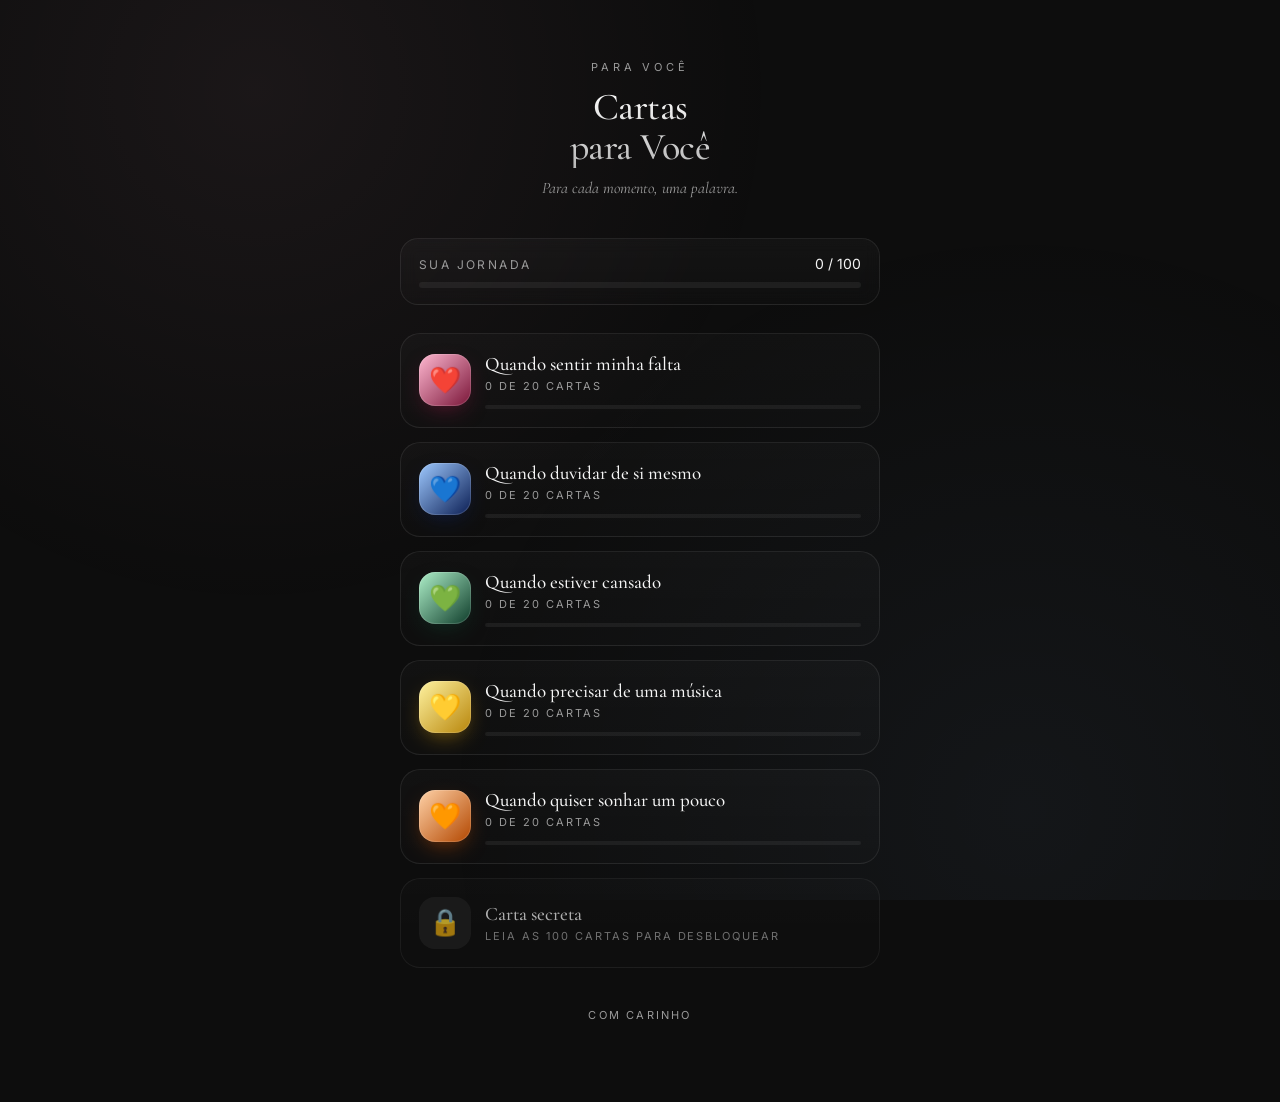
<file: index.html>
<!DOCTYPE html>
<html lang="pt-BR">
<head>
<meta charset="UTF-8" />
<meta name="viewport" content="width=device-width, initial-scale=1, maximum-scale=1" />
<title>Cartas para Você</title>
<meta name="description" content="Cartas digitais feitas com amor, para os momentos certos." />
<meta name="theme-color" content="#0D0D0D" />
<link rel="preconnect" href="https://fonts.googleapis.com">
<link rel="preconnect" href="https://fonts.gstatic.com" crossorigin>
<link href="https://fonts.googleapis.com/css2?family=Cormorant+Garamond:ital,wght@0,400;0,500;1,400&family=Inter:wght@400;500&display=swap" rel="stylesheet">
<link rel="stylesheet" href="./style.css" />
</head>
<body>
  <main class="wrap">
    <header class="hero">
      <div class="eyebrow">Para Você</div>
      <h1>Cartas<br/>para Você</h1>
      <p>Para cada momento, uma palavra.</p>
    </header>

    <section class="progress-total">
      <div class="row">
        <span class="label">Sua jornada</span>
        <span class="count" id="total-count">0 / 100</span>
      </div>
      <div class="bar"><span id="total-bar" style="width:0%"></span></div>
    </section>

    <section class="cats" id="cats"></section>

    <p class="footer">com carinho</p>
  </main>
  <script src="./app.js"></script>
  <script>window.__cartas.renderHome();</script>
</body>
</html>
</file>
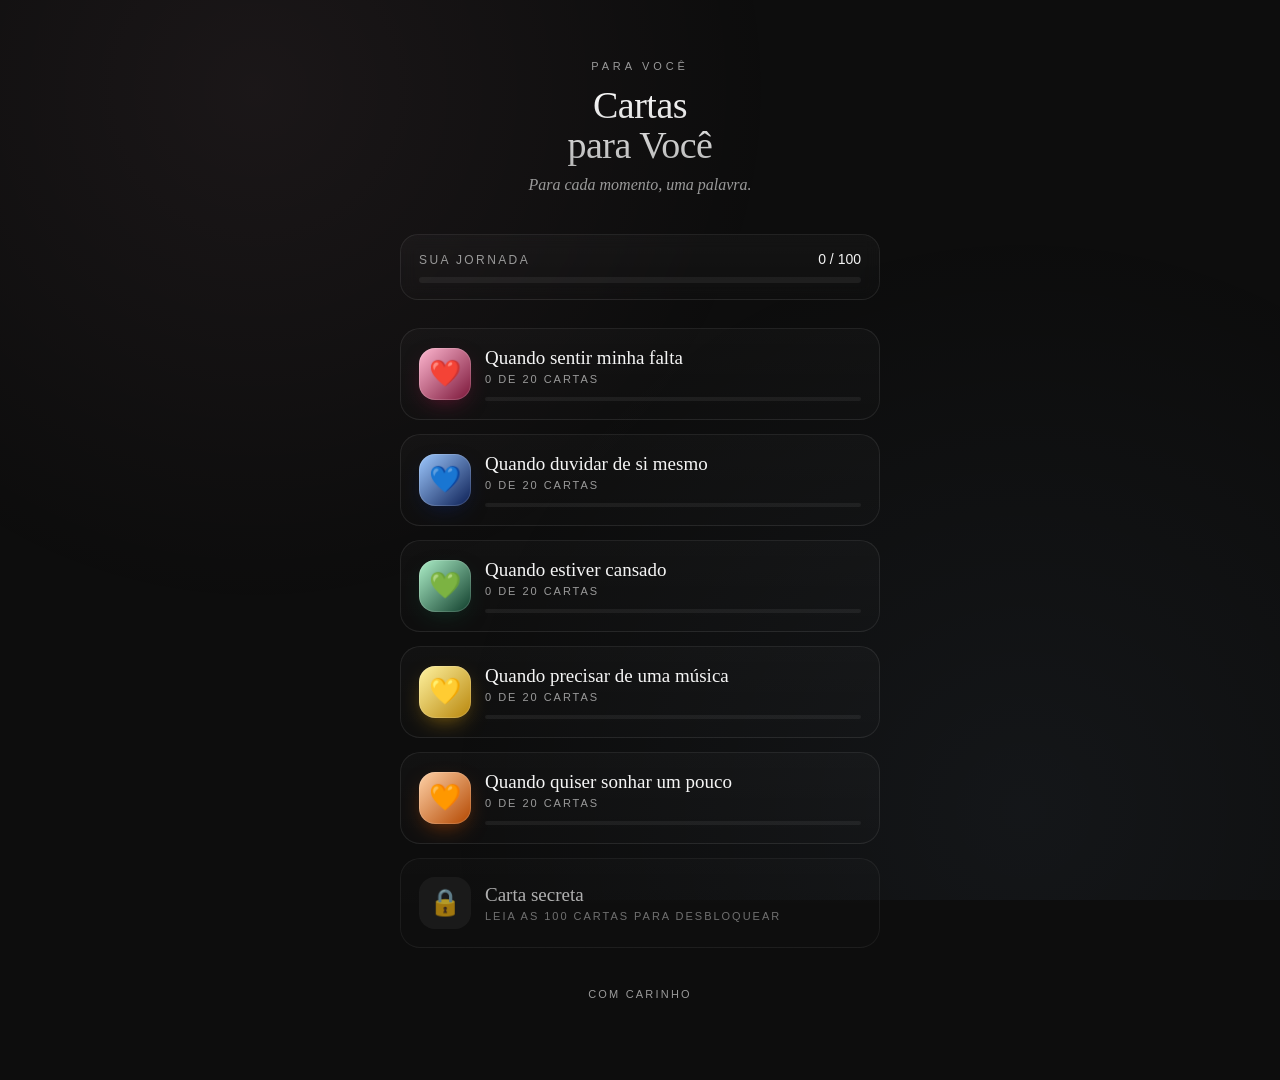
<file: categoria.html>
<!DOCTYPE html>
<html lang="pt-BR">
<head>
<meta charset="UTF-8" />
<meta name="viewport" content="width=device-width, initial-scale=1, maximum-scale=1" />
<title>Categoria · Cartas para Você</title>
<meta name="theme-color" content="#0D0D0D" />
<link rel="preconnect" href="https://fonts.googleapis.com">
<link rel="preconnect" href="https://fonts.gstatic.com" crossorigin>
<link href="https://fonts.googleapis.com/css2?family=Cormorant+Garamond:ital,wght@0,400;0,500;1,400&family=Inter:wght@400;500&display=swap" rel="stylesheet">
<link rel="stylesheet" href="./style.css" />
</head>
<body>
  <main class="wrap">
    <header class="cat-header">
      <a href="./index.html" class="back">← voltar</a>
      <h2 id="cat-title">…</h2>
      <p id="cat-sub">…</p>
    </header>
    <section class="envelopes" id="envelopes"></section>
    <p class="footer">toque em um envelope</p>
  </main>

  <div class="overlay" id="overlay" onclick="if(event.target===this)__cartas.closeLetter()">
    <article class="letter" id="letter">
      <button class="close" onclick="__cartas.closeLetter()">×</button>
      <div class="greet">Para você</div>
      <div class="body" id="letter-body"></div>
      <div class="sign">— com amor</div>
    </article>
  </div>

  <script src="./app.js"></script>
  <script>window.__cartas.renderCategory();</script>
</body>
</html>
</file>
<file: style.css>
:root {
  --bg: #0D0D0D;
  --bg-soft: #141414;
  --text: #f5f5f5;
  --muted: #9a9a9a;
  --border: rgba(255,255,255,0.08);

  --saudade-from: #ffb8d1;
  --saudade-to:   #7a1538;
  --duvida-from:  #9ec9ff;
  --duvida-to:    #0b1e54;
  --cansaco-from: #aef0c9;
  --cansaco-to:   #0f3d2b;
  --musica-from:  #fff3a0;
  --musica-to:    #b8860b;
  --sonhar-from:  #ffd2a8;
  --sonhar-to:    #b34700;
  --especial-from:#ffffff;
  --especial-to:  #6a6a6a;
}

* { box-sizing: border-box; margin: 0; padding: 0; -webkit-tap-highlight-color: transparent; }
html, body {
  background: var(--bg);
  color: var(--text);
  font-family: 'Cormorant Garamond', 'Playfair Display', Georgia, serif;
  min-height: 100%;
  overflow-x: hidden;
}
body::before {
  content: "";
  position: fixed; inset: 0;
  background:
    radial-gradient(circle at 20% 10%, rgba(255,184,209,0.06), transparent 40%),
    radial-gradient(circle at 80% 90%, rgba(158,201,255,0.05), transparent 45%);
  pointer-events: none; z-index: 0;
}
.wrap { position: relative; z-index: 1; max-width: 520px; margin: 0 auto; padding: 32px 20px 80px; }

/* Header */
.hero { text-align: center; padding: 28px 0 18px; }
.hero .eyebrow {
  font-family: 'Inter', sans-serif;
  font-size: 11px; letter-spacing: 0.35em; text-transform: uppercase;
  color: var(--muted); margin-bottom: 14px;
}
.hero h1 {
  font-size: 38px; font-weight: 500; letter-spacing: -0.5px; line-height: 1.05;
  background: linear-gradient(180deg, #fff, #b8b8b8);
  -webkit-background-clip: text; background-clip: text; color: transparent;
}
.hero p { color: var(--muted); margin-top: 10px; font-size: 16px; font-style: italic; }

/* Progress */
.progress-total {
  margin: 22px 0 28px;
  padding: 16px 18px;
  background: linear-gradient(180deg, rgba(255,255,255,0.03), rgba(255,255,255,0.01));
  border: 1px solid var(--border);
  border-radius: 18px;
  backdrop-filter: blur(8px);
}
.progress-total .row {
  display: flex; justify-content: space-between; align-items: baseline; margin-bottom: 10px;
  font-family: 'Inter', sans-serif;
}
.progress-total .label { font-size: 12px; letter-spacing: 0.2em; text-transform: uppercase; color: var(--muted); }
.progress-total .count { font-size: 14px; color: var(--text); }
.bar { height: 6px; background: rgba(255,255,255,0.06); border-radius: 99px; overflow: hidden; }
.bar > span {
  display: block; height: 100%;
  background: linear-gradient(90deg, #ffb8d1, #9ec9ff, #aef0c9, #fff3a0, #ffd2a8);
  border-radius: 99px;
  transition: width 0.6s ease;
  box-shadow: 0 0 18px rgba(255,255,255,0.25);
}

/* Categories list */
.cats { display: flex; flex-direction: column; gap: 14px; }
.cat-card {
  position: relative;
  display: block; text-decoration: none; color: inherit;
  padding: 18px 18px;
  border-radius: 20px;
  border: 1px solid var(--border);
  background: linear-gradient(180deg, rgba(255,255,255,0.025), rgba(255,255,255,0.01));
  overflow: hidden;
  transition: transform .25s ease, border-color .25s ease;
}
.cat-card:active { transform: scale(0.985); }
.cat-card::before {
  content: ""; position: absolute; inset: -1px; border-radius: 22px;
  background: linear-gradient(135deg, var(--from), var(--to));
  opacity: 0.0; transition: opacity .3s;
  z-index: 0; filter: blur(20px);
}
.cat-card:hover::before { opacity: 0.25; }
.cat-card .inner { position: relative; z-index: 1; display: flex; align-items: center; gap: 14px; }
.cat-card .emoji {
  font-size: 26px;
  width: 52px; height: 52px;
  display: grid; place-items: center;
  border-radius: 16px;
  background: linear-gradient(135deg, var(--from), var(--to));
  box-shadow: 0 8px 24px -10px var(--to), inset 0 0 0 1px rgba(255,255,255,0.15);
}
.cat-card .meta { flex: 1; min-width: 0; }
.cat-card .title { font-size: 19px; font-weight: 500; }
.cat-card .sub {
  font-family: 'Inter', sans-serif;
  font-size: 11px; letter-spacing: 0.18em; text-transform: uppercase;
  color: var(--muted); margin-top: 4px;
}
.cat-card .mini-bar { margin-top: 12px; height: 4px; background: rgba(255,255,255,0.06); border-radius: 99px; overflow: hidden; }
.cat-card .mini-bar > span {
  display: block; height: 100%;
  background: linear-gradient(90deg, var(--from), var(--to));
  border-radius: 99px;
  box-shadow: 0 0 12px var(--from);
  transition: width .5s ease;
}

/* Special locked card */
.cat-card.locked { opacity: 0.7; }
.cat-card.locked .emoji { background: #222; box-shadow: none; color: #888; }
.cat-card.unlocked .emoji { animation: pulseGlow 2.4s ease-in-out infinite; }

@keyframes pulseGlow {
  0%,100% { box-shadow: 0 8px 24px -10px var(--to), 0 0 0 0 rgba(255,255,255,0.0); }
  50%     { box-shadow: 0 8px 24px -10px var(--to), 0 0 30px 4px rgba(255,255,255,0.25); }
}

/* Category page */
.cat-header { text-align: center; padding: 20px 0 12px; }
.cat-header .back {
  position: absolute; left: 20px; top: 32px;
  font-family: 'Inter', sans-serif; font-size: 13px; color: var(--muted);
  text-decoration: none; padding: 6px 10px; border-radius: 99px; border: 1px solid var(--border);
}
.cat-header h2 {
  font-size: 30px; font-weight: 500; letter-spacing: -0.3px;
  background: linear-gradient(135deg, var(--from), var(--to));
  -webkit-background-clip: text; background-clip: text; color: transparent;
}
.cat-header p { color: var(--muted); font-family: 'Inter', sans-serif; font-size: 12px; letter-spacing: 0.2em; text-transform: uppercase; margin-top: 8px; }

.envelopes {
  margin-top: 26px;
  display: grid; grid-template-columns: repeat(3, 1fr); gap: 14px;
}
.envelope {
  position: relative;
  aspect-ratio: 4/3;
  border-radius: 12px;
  background: linear-gradient(160deg, #1a1a1a, #0f0f0f);
  border: 1px solid var(--border);
  cursor: pointer;
  overflow: hidden;
  transition: transform .25s ease;
}
.envelope:active { transform: scale(0.94); }
.envelope::before {
  content: ""; position: absolute; left: 0; right: 0; top: 0; height: 55%;
  background: linear-gradient(180deg, rgba(255,255,255,0.04), transparent);
  clip-path: polygon(0 0, 100% 0, 50% 100%);
}
.envelope::after {
  content: ""; position: absolute; inset: 0;
  background: linear-gradient(135deg, var(--from), var(--to));
  opacity: 0;
  transition: opacity .4s ease;
  mix-blend-mode: screen;
}
.envelope.read::after { opacity: 0.35; }
.envelope.read {
  box-shadow: 0 0 22px -4px var(--from), inset 0 0 0 1px rgba(255,255,255,0.08);
  border-color: transparent;
}
.envelope .seal {
  position: absolute; left: 50%; top: 50%; transform: translate(-50%, -50%);
  width: 22px; height: 22px; border-radius: 50%;
  background: linear-gradient(135deg, var(--from), var(--to));
  box-shadow: 0 0 14px var(--from);
  z-index: 2;
}
.envelope.read .seal { background: #fff; box-shadow: 0 0 14px #fff; }

/* Letter overlay */
.overlay {
  position: fixed; inset: 0; z-index: 50;
  background: rgba(0,0,0,0.85);
  backdrop-filter: blur(12px);
  display: none;
  align-items: center; justify-content: center;
  padding: 24px;
}
.overlay.open { display: flex; animation: fade .35s ease; }
@keyframes fade { from { opacity: 0;} to { opacity: 1;} }

.letter {
  position: relative;
  width: 100%; max-width: 420px;
  background: linear-gradient(180deg, #faf7f2, #efeae0);
  color: #2a2018;
  border-radius: 14px;
  padding: 38px 28px 32px;
  font-family: 'Cormorant Garamond', serif;
  font-size: 19px; line-height: 1.6;
  box-shadow: 0 30px 80px -20px var(--from), 0 10px 40px rgba(0,0,0,0.6);
  animation: slideUp .6s cubic-bezier(.2,.8,.2,1);
  max-height: 80vh; overflow-y: auto;
}
@keyframes slideUp { from { transform: translateY(40px) scale(.96); opacity: 0;} to { transform: translateY(0) scale(1); opacity:1;} }
.letter::before {
  content: ""; position: absolute; left: 0; right: 0; top: 0; height: 6px;
  background: linear-gradient(90deg, var(--from), var(--to));
  border-radius: 14px 14px 0 0;
}
.letter .close {
  position: absolute; top: 10px; right: 12px;
  border: none; background: transparent; color: #2a2018;
  font-size: 22px; cursor: pointer; opacity: 0.5;
}
.letter .close:hover { opacity: 1; }
.letter .greet {
  font-family: 'Inter', sans-serif;
  font-size: 10px; letter-spacing: 0.3em; text-transform: uppercase;
  color: #8a7a66; margin-bottom: 14px;
}
.letter .body { white-space: pre-wrap; }
.letter .sign {
  margin-top: 22px; font-style: italic; text-align: right; color: #6b5b48;
}

/* Admin */
.admin-grid { display: grid; gap: 18px; grid-template-columns: 1fr 1fr; margin-top: 20px; }
.qr-card {
  background: #fff; color: #111; padding: 14px; border-radius: 14px; text-align: center;
}
.qr-card h3 { font-family: 'Inter', sans-serif; font-size: 12px; letter-spacing: .15em; text-transform: uppercase; margin-bottom: 8px;}
.qr-card .url { font-family: monospace; font-size: 10px; color: #555; margin-top: 6px; word-break: break-all;}
.qr-card canvas, .qr-card img { width: 100% !important; height: auto !important; }
.admin-tools { display: flex; gap: 10px; flex-wrap: wrap; margin-top: 20px; }
.btn {
  font-family: 'Inter', sans-serif; font-size: 13px;
  padding: 10px 16px; border-radius: 99px; border: 1px solid var(--border);
  background: rgba(255,255,255,0.05); color: var(--text); cursor: pointer;
}
.btn.primary { background: linear-gradient(135deg, #ffb8d1, #7a1538); border: none; color: #fff;}

.footer { text-align: center; margin-top: 40px; font-family: 'Inter', sans-serif; font-size: 11px; letter-spacing: 0.2em; color: var(--muted); text-transform: uppercase;}

@media print {
  body { background: #fff; color: #000; }
  body::before { display: none; }
  .admin-tools, .footer, .hero { display: none; }
  .admin-grid { grid-template-columns: 1fr 1fr; gap: 30px; }
  .qr-card { break-inside: avoid; border: 1px solid #ddd; }
}
</file>
